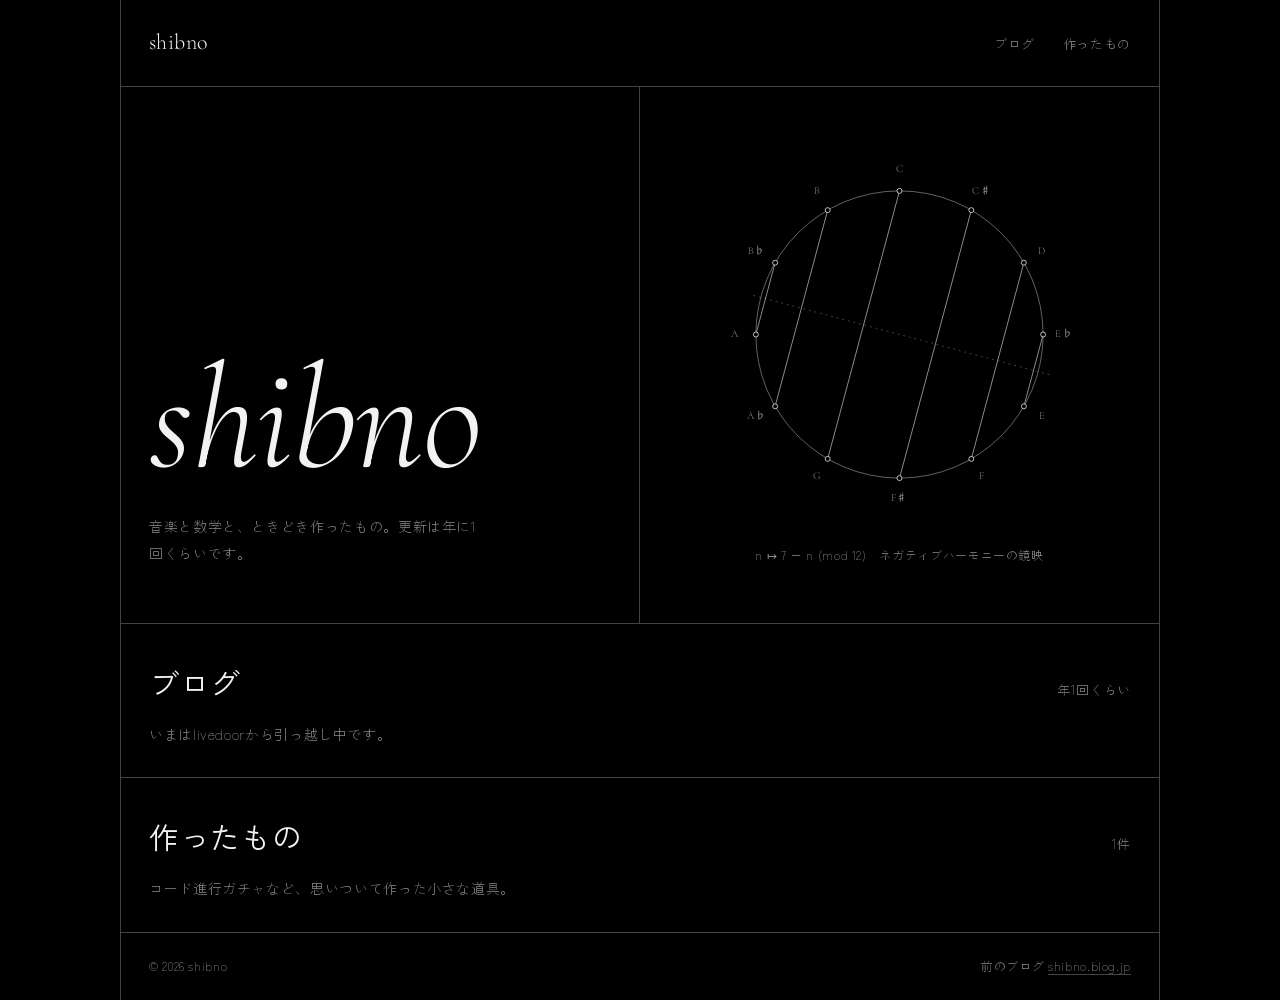
<file: index.html>
<!doctype html>
<html lang="ja">
<head>
<meta charset="utf-8">
<meta name="viewport" content="width=device-width, initial-scale=1, viewport-fit=cover">
<title>shibno</title>
<meta name="description" content="shibnoのサイト。ブログと、作ったもの。">
<link rel="preconnect" href="https://fonts.googleapis.com">
<link rel="preconnect" href="https://fonts.gstatic.com" crossorigin>
<link href="https://fonts.googleapis.com/css2?family=Cormorant+Garamond:ital,wght@0,300;0,400;1,300&family=Zen+Kaku+Gothic+New:wght@300;400&display=swap" rel="stylesheet">
<link rel="stylesheet" href="style.css">
</head>
<body>
<div class="frame">

  <header class="top">
    <a class="mark" href="index.html">shibno</a>
    <nav aria-label="サイト内">
      <a href="blog/index.html">ブログ</a>
      <a href="works/index.html">作ったもの</a>
    </nav>
  </header>

  <section class="hero">
    <div class="hero-text">
      <h1>shibno</h1>
      <p>音楽と数学と、ときどき作ったもの。更新は年に1回くらいです。</p>
    </div>
    <figure class="clock">
      <svg viewBox="0 0 400 400" role="img" aria-label="12音の円。n を 7−n に移す鏡映で結んだ6本の線は、すべて平行になる。">
      <circle class="ring" cx="200" cy="200" r="150"/>
      <line class="axis" x1="356.5" y1="241.9" x2="43.5" y2="158.1"/>
      <line class="chord" x1="200.0" y1="50.0" x2="125.0" y2="329.9"/>
      <line class="chord" x1="275.0" y1="70.1" x2="200.0" y2="350.0"/>
      <line class="chord" x1="329.9" y1="125.0" x2="275.0" y2="329.9"/>
      <line class="chord" x1="350.0" y1="200.0" x2="329.9" y2="275.0"/>
      <line class="chord" x1="70.1" y1="275.0" x2="125.0" y2="70.1"/>
      <line class="chord" x1="50.0" y1="200.0" x2="70.1" y2="125.0"/>
      <circle class="dot" cx="200.0" cy="50.0" r="2.6"/>
      <text x="200.0" y="28.0">C</text>
      <circle class="dot" cx="275.0" cy="70.1" r="2.6"/>
      <text x="286.0" y="51.0">C♯</text>
      <circle class="dot" cx="329.9" cy="125.0" r="2.6"/>
      <text x="349.0" y="114.0">D</text>
      <circle class="dot" cx="350.0" cy="200.0" r="2.6"/>
      <text x="372.0" y="200.0">E♭</text>
      <circle class="dot" cx="329.9" cy="275.0" r="2.6"/>
      <text x="349.0" y="286.0">E</text>
      <circle class="dot" cx="275.0" cy="329.9" r="2.6"/>
      <text x="286.0" y="349.0">F</text>
      <circle class="dot" cx="200.0" cy="350.0" r="2.6"/>
      <text x="200.0" y="372.0">F♯</text>
      <circle class="dot" cx="125.0" cy="329.9" r="2.6"/>
      <text x="114.0" y="349.0">G</text>
      <circle class="dot" cx="70.1" cy="275.0" r="2.6"/>
      <text x="51.0" y="286.0">A♭</text>
      <circle class="dot" cx="50.0" cy="200.0" r="2.6"/>
      <text x="28.0" y="200.0">A</text>
      <circle class="dot" cx="70.1" cy="125.0" r="2.6"/>
      <text x="51.0" y="114.0">B♭</text>
      <circle class="dot" cx="125.0" cy="70.1" r="2.6"/>
      <text x="114.0" y="51.0">B</text>
      </svg>
      <figcaption>n ↦ 7 − n (mod 12)　ネガティブハーモニーの鏡映</figcaption>
    </figure>
  </section>

  <main>
    <ul class="index">
      <li><a href="blog/index.html"><span class="name">ブログ</span><span class="note">年1回くらい</span><span class="desc">いまはlivedoorから引っ越し中です。</span></a></li>
      <li><a href="works/index.html"><span class="name">作ったもの</span><span class="note">1件</span><span class="desc">コード進行ガチャなど、思いついて作った小さな道具。</span></a></li>
    </ul>
  </main>

  <footer class="foot">
    <span>© 2026 shibno</span>
    <span>前のブログ <a href="https://shibno.blog.jp/">shibno.blog.jp</a></span>
  </footer>

</div>
</body>
</html>
</file>
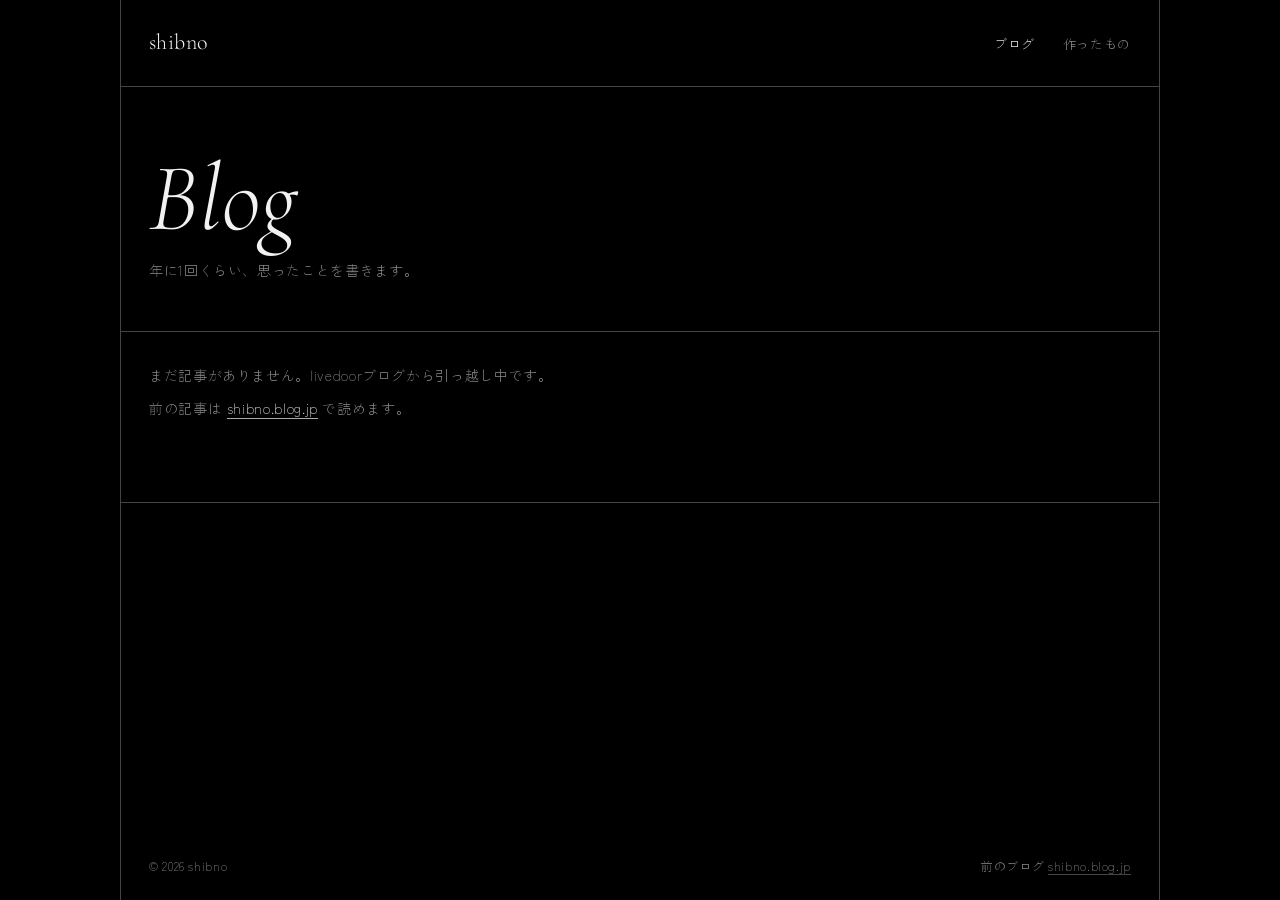
<file: blog/index.html>
<!doctype html>
<html lang="ja">
<head>
<meta charset="utf-8">
<meta name="viewport" content="width=device-width, initial-scale=1, viewport-fit=cover">
<title>ブログ｜shibno</title>
<link rel="preconnect" href="https://fonts.googleapis.com">
<link rel="preconnect" href="https://fonts.gstatic.com" crossorigin>
<link href="https://fonts.googleapis.com/css2?family=Cormorant+Garamond:ital,wght@0,300;0,400;1,300&family=Zen+Kaku+Gothic+New:wght@300;400&display=swap" rel="stylesheet">
<link rel="stylesheet" href="../style.css">
</head>
<body>
<div class="frame">

  <header class="top">
    <a class="mark" href="../index.html">shibno</a>
    <nav aria-label="サイト内">
      <a aria-current="page" href="../blog/index.html">ブログ</a>
      <a href="../works/index.html">作ったもの</a>
    </nav>
  </header>

  <main class="page">
    <h1>Blog</h1>
    <p class="lead">年に1回くらい、思ったことを書きます。</p>
    <div class="empty">
      <p>まだ記事がありません。livedoorブログから引っ越し中です。</p>
      <p>前の記事は <a href="https://shibno.blog.jp/">shibno.blog.jp</a> で読めます。</p>
    </div>
    <!-- 記事が増えたら .empty を消してこれを使う
    <ul class="index">
      <li><a href="2026-11-21.html"><span class="name">記事のタイトル</span><span class="note">2026.11.21</span><span class="desc">一行の説明</span></a></li>
    </ul>
    -->
  </main>

  <footer class="foot">
    <span>© 2026 shibno</span>
    <span>前のブログ <a href="https://shibno.blog.jp/">shibno.blog.jp</a></span>
  </footer>

</div>
</body>
</html>
</file>
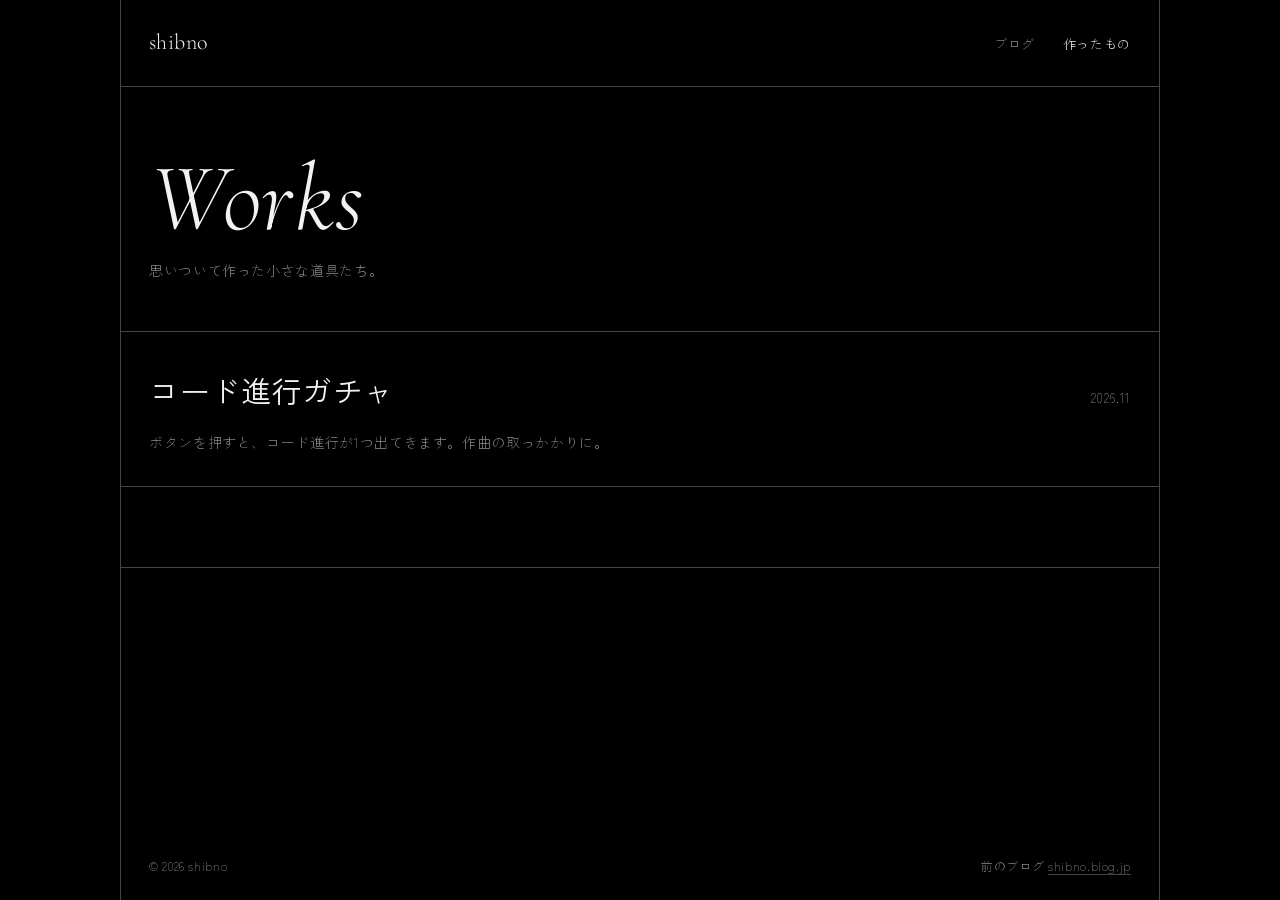
<file: works/index.html>
<!doctype html>
<html lang="ja">
<head>
<meta charset="utf-8">
<meta name="viewport" content="width=device-width, initial-scale=1, viewport-fit=cover">
<title>作ったもの｜shibno</title>
<link rel="preconnect" href="https://fonts.googleapis.com">
<link rel="preconnect" href="https://fonts.gstatic.com" crossorigin>
<link href="https://fonts.googleapis.com/css2?family=Cormorant+Garamond:ital,wght@0,300;0,400;1,300&family=Zen+Kaku+Gothic+New:wght@300;400&display=swap" rel="stylesheet">
<link rel="stylesheet" href="../style.css">
</head>
<body>
<div class="frame">

  <header class="top">
    <a class="mark" href="../index.html">shibno</a>
    <nav aria-label="サイト内">
      <a href="../blog/index.html">ブログ</a>
      <a aria-current="page" href="../works/index.html">作ったもの</a>
    </nav>
  </header>

  <main class="page">
    <h1>Works</h1>
    <p class="lead">思いついて作った小さな道具たち。</p>
    <ul class="index">
      <li><a href="chord-gacha.html"><span class="name">コード進行ガチャ</span><span class="note">2026.11</span><span class="desc">ボタンを押すと、コード進行が1つ出てきます。作曲の取っかかりに。</span></a></li>
    </ul>
  </main>

  <footer class="foot">
    <span>© 2026 shibno</span>
    <span>前のブログ <a href="https://shibno.blog.jp/">shibno.blog.jp</a></span>
  </footer>

</div>
</body>
</html>
</file>
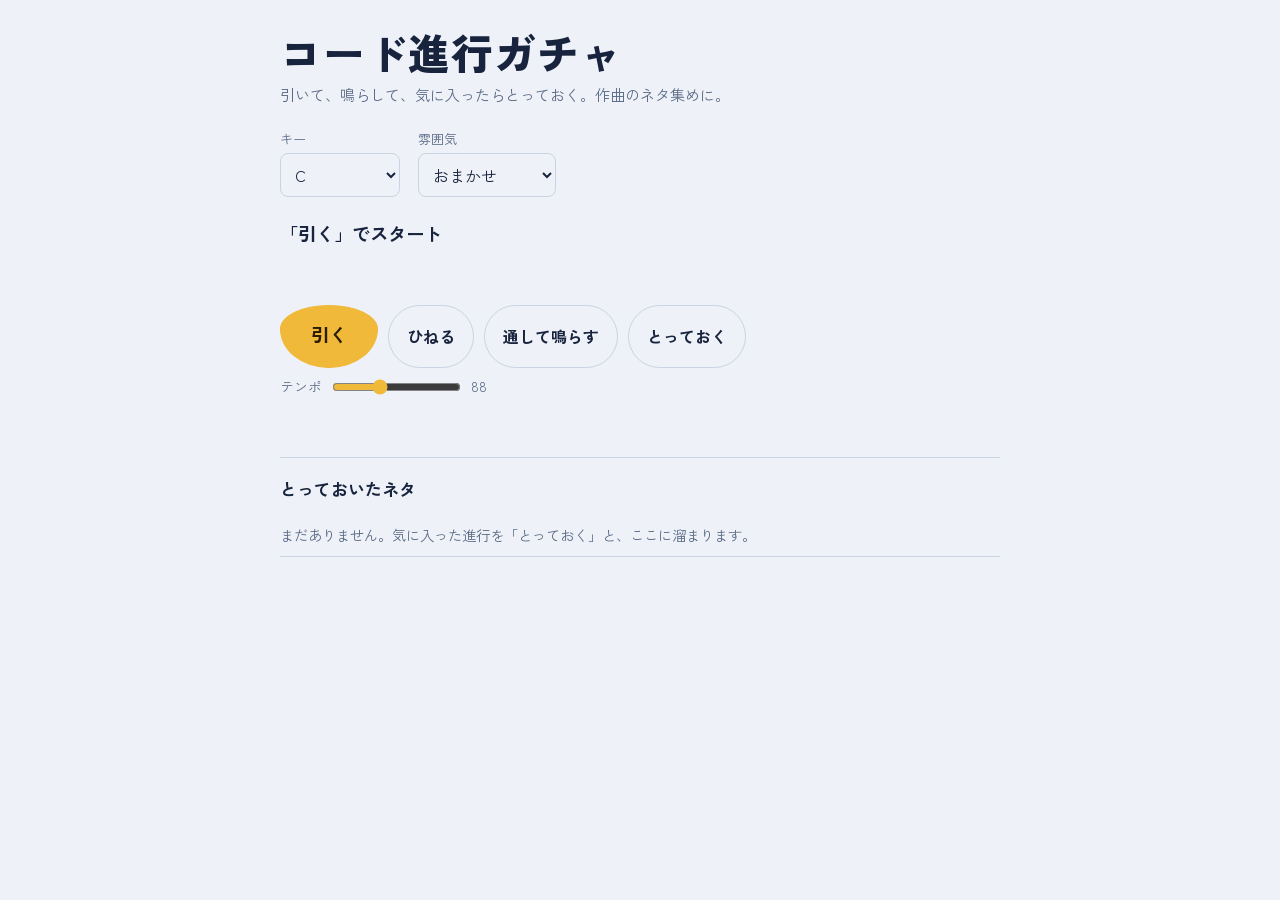
<file: works/chord-gacha.html>
<!DOCTYPE html>
<html lang="ja">
<head>
<meta charset="utf-8">
<meta name="viewport" content="width=device-width, initial-scale=1, viewport-fit=cover">
<title>コード進行ガチャ</title>
<link rel="preconnect" href="https://fonts.googleapis.com">
<link rel="preconnect" href="https://fonts.gstatic.com" crossorigin>
<link href="https://fonts.googleapis.com/css2?family=Zen+Kaku+Gothic+New:wght@400;700;900&display=swap" rel="stylesheet">
<style>
:root{
  --bg:#eef2f8; --ink:#18233d; --sub:#5b6a85; --board:#1f2e52; --board-ink:#eef3fb;
  --fret:#a9b8cc; --inlay:#e9e2cf; --pick:#f0b93a; --pick-ink:#2a1d00; --line:#c9d3e2; --hl:#f0b93a;
  color-scheme: light;
  box-sizing:border-box;
  padding-top:env(safe-area-inset-top,0px);
  padding-bottom:env(safe-area-inset-bottom,0px);
}
@media (prefers-color-scheme: dark){
  :root:not([data-theme="light"]){
    --bg:#0f1628; --ink:#e6ecf6; --sub:#9aa8c0; --board:#22335c; --board-ink:#f1f5fc;
    --fret:#7f91ad; --inlay:#cfc6ae; --pick:#f0b93a; --pick-ink:#2a1d00; --line:#2c3a5a; --hl:#f0b93a;
    color-scheme: dark;
  }
}
:root[data-theme="dark"]{
  --bg:#0f1628; --ink:#e6ecf6; --sub:#9aa8c0; --board:#22335c; --board-ink:#f1f5fc;
  --fret:#7f91ad; --inlay:#cfc6ae; --pick:#f0b93a; --pick-ink:#2a1d00; --line:#2c3a5a; --hl:#f0b93a;
  color-scheme: dark;
}
*,*::before,*::after{box-sizing:inherit}
html{scroll-padding-top:env(safe-area-inset-top,0px)}
body{
  margin:0; background:var(--bg); color:var(--ink);
  font-family:"Zen Kaku Gothic New","Hiragino Sans","Yu Gothic",system-ui,sans-serif;
  line-height:1.6;
}
main{max-width:760px; margin:0 auto; padding:28px 20px 48px}
h1{font-size:clamp(1.9rem,6vw,2.6rem); font-weight:900; letter-spacing:.02em; margin:0 0 4px; line-height:1.2}
.lead{color:var(--sub); margin:0 0 22px; font-size:.95rem}

.controls{display:flex; flex-wrap:wrap; gap:12px 18px; margin-bottom:22px}
.controls label{display:flex; flex-direction:column; font-size:.82rem; color:var(--sub); gap:4px}
select{
  font:inherit; font-size:1rem; color:var(--ink); background:transparent;
  border:1.5px solid var(--line); border-radius:8px; padding:8px 10px; min-width:120px;
}
select:focus-visible,button:focus-visible{outline:3px solid var(--hl); outline-offset:2px}

.prog-name{font-size:1.15rem; font-weight:700; margin:0}
.prog-hint{color:var(--sub); margin:2px 0 14px; font-size:.92rem; min-height:1.5em}

/* fretboard strip */
.board{
  background:var(--board); color:var(--board-ink); border-radius:6px;
  display:grid; grid-template-columns:repeat(4,1fr);
  overflow:hidden; position:relative;
}
.board::before,.board::after{ /* strings */
  content:""; position:absolute; left:0; right:0; height:1px; background:rgba(255,255,255,.12); pointer-events:none;
}
.board::before{top:30%} .board::after{top:70%}
.chord{
  all:unset; cursor:pointer; position:relative; text-align:center;
  padding:26px 6px 22px; border-right:3px solid var(--fret);
  display:flex; flex-direction:column; align-items:center; gap:6px; min-height:120px; justify-content:center;
}
.chord:nth-child(4n){border-right:none}
.chord:nth-child(n+5){border-top:2px solid rgba(255,255,255,.15)}
.chord .name{font-size:clamp(1.5rem,6.5vw,2.4rem); font-weight:900; line-height:1}
.chord .deg{font-size:.85rem; opacity:.7}
.chord .dot{position:absolute; bottom:8px; width:8px; height:8px; border-radius:50%; background:var(--inlay); opacity:.85}
.chord.playing{background:rgba(240,185,58,.22)}
.chord.twisted .name{color:var(--pick)}
.chord:focus-visible{outline:3px solid var(--hl); outline-offset:-3px}

.actions{display:flex; flex-wrap:wrap; gap:10px; margin:18px 0 8px}
button.act{
  font:inherit; font-weight:700; font-size:1rem; cursor:pointer;
  border:1.5px solid var(--line); background:transparent; color:var(--ink);
  border-radius:999px; padding:10px 18px;
}
button.pick{
  background:var(--pick); color:var(--pick-ink); border-color:var(--pick);
  border-radius:50% 50% 50% 50% / 38% 38% 62% 62%; /* pick shape */
  padding:14px 30px 18px; font-size:1.15rem;
}
button.act:active{transform:translateY(1px)}
.tempo{display:flex; align-items:center; gap:8px; color:var(--sub); font-size:.85rem; margin-top:6px}
.tempo input{accent-color:var(--pick)}
.status{color:var(--sub); font-size:.85rem; min-height:1.4em; margin:4px 0 0}

section.saved{margin-top:36px; border-top:1.5px solid var(--line); padding-top:18px}
section.saved h2{font-size:1.05rem; margin:0 0 10px}
.saved ul{list-style:none; padding:0; margin:0}
.saved li{display:flex; justify-content:space-between; gap:10px; align-items:center; padding:10px 0; border-bottom:1px solid var(--line)}
.saved .s-chords{font-weight:700; font-size:1.05rem; overflow-wrap:anywhere}
.saved .s-meta{color:var(--sub); font-size:.8rem}
.saved .s-btns{display:flex; gap:6px; flex-shrink:0}
.saved .s-btns button{font:inherit; font-size:.82rem; background:transparent; color:var(--ink); border:1px solid var(--line); border-radius:6px; padding:4px 8px; cursor:pointer}
.empty{color:var(--sub); font-size:.9rem}

@media (prefers-reduced-motion: reduce){ *{transition:none!important} }
</style>
</head>
<body>
<main>
  <h1>コード進行ガチャ</h1>
  <p class="lead">引いて、鳴らして、気に入ったらとっておく。作曲のネタ集めに。</p>

  <div class="controls">
    <label>キー
      <select id="key"></select>
    </label>
    <label>雰囲気
      <select id="mood">
        <option value="any">おまかせ</option>
        <option value="bright">明るい</option>
        <option value="sad">切ない</option>
        <option value="chic">おしゃれ</option>
        <option value="random">完全ランダム</option>
      </select>
    </label>
  </div>

  <p class="prog-name" id="progName"></p>
  <p class="prog-hint" id="progHint"></p>

  <div class="board" id="board" aria-label="コード進行。各コードを押すと鳴ります"></div>

  <div class="actions">
    <button class="act pick" id="draw">引く</button>
    <button class="act" id="twist">ひねる</button>
    <button class="act" id="play">通して鳴らす</button>
    <button class="act" id="save">とっておく</button>
  </div>
  <div class="tempo">
    <label for="bpm">テンポ</label>
    <input type="range" id="bpm" min="60" max="140" value="88">
    <span id="bpmVal">88</span>
  </div>
  <p class="status" id="status" aria-live="polite"></p>

  <section class="saved">
    <h2>とっておいたネタ</h2>
    <ul id="savedList"></ul>
  </section>
</main>

<script>
(() => {
  const KEYS = ['C','D♭','D','E♭','E','F','F♯','G','A♭','A','B♭','B'];
  const SHARP = ['C','C♯','D','D♯','E','F','F♯','G','G♯','A','A♯','B'];
  const FLAT  = ['C','D♭','D','E♭','E','F','G♭','G','A♭','A','B♭','B'];
  const FLAT_KEYS = new Set([1,3,5,8,10]);

  const Q = { '':[0,4,7], 'm':[0,3,7], '7':[0,4,7,10], 'M7':[0,4,7,11], 'm7':[0,3,7,10],
              'm7(♭5)':[0,3,6,10], 'sus4':[0,5,7], 'add9':[0,4,7,14], 'm9':[0,3,7,10,14] };

  // degree tokens: [semitones, quality, roman]
  const D = {
    I:[0,'','I'], ii:[2,'m','IIm'], iii:[4,'m','IIIm'], IV:[5,'','IV'], V:[7,'','V'], vi:[9,'m','VIm'],
    bVII:[10,'','♭VII'], bVI:[8,'','♭VI'], III7:[4,'7','III7'], IVM7:[5,'M7','IVM7'], vim7:[9,'m7','VIm7'],
    Vm7:[7,'m7','Vm7'], I7:[0,'7','I7'], iim7:[2,'m7','IIm7'], V7:[7,'7','V7'], IM7:[0,'M7','IM7'],
    iiim7:[4,'m7','IIIm7'], ivm:[5,'m','IVm'], Vsus4:[7,'sus4','Vsus4'], II7:[2,'7','II7'], VI7:[9,'7','VI7']
  };

  const PROGS = [
    {name:'王道進行', mood:'sad', hint:'J-POPのサビで定番。胸がぎゅっとなる流れ。', seq:['IV','V','iii','vi']},
    {name:'カノン進行', mood:'bright', hint:'パッヘルベルのカノン由来。8小節で物語が一周する。', seq:['I','V','vi','iii','IV','I','IV','V']},
    {name:'小室進行', mood:'sad', hint:'マイナーから始まる疾走感。90年代J-POPの香り。', seq:['vi','IV','V','I']},
    {name:'Just The Two Of Us進行', mood:'chic', hint:'いわゆる丸サ進行。シティポップのおしゃれさ。', seq:['IVM7','III7','vim7','Vm7','I7']},
    {name:'循環進行', mood:'chic', hint:'ジャズ由来の、何周でも回せる進行。', seq:['IM7','vim7','iim7','V7']},
    {name:'Axis進行', mood:'bright', hint:'洋楽ヒットの大定番。メロディを乗せやすい。', seq:['I','V','vi','IV']},
    {name:'50s進行', mood:'bright', hint:'オールディーズの甘い響き。', seq:['I','vi','IV','V']},
    {name:'切ないAxis', mood:'sad', hint:'Axisをマイナーから。同じ4つでも景色が変わる。', seq:['vi','IV','I','V']},
    {name:'ロック風ミクソリディアン', mood:'bright', hint:'♭VIIで抜ける、ロックらしい開放感。', seq:['I','bVII','IV','I']},
    {name:'エピック進行', mood:'sad', hint:'♭VI→♭VIIで一気に盛り上がる。', seq:['vi','bVI','bVII','I']},
    {name:'サブドミナントマイナー', mood:'chic', hint:'IVmの一瞬の陰りがエモい。', seq:['I','IV','ivm','I']},
    {name:'ツーファイブ寄り道', mood:'chic', hint:'II7で寄り道してから帰ってくる。', seq:['IM7','II7','iim7','V7']},
    {name:'J-POP Aメロ定番', mood:'bright', hint:'穏やかに始まって、サビへの助走をつける。', seq:['I','iii','IV','V']},
    {name:'泣きの下降', mood:'sad', hint:'ベースが下りていくと切なさが増す。', seq:['I','V','vi','V','IV','I','IV','V']},
  ];

  const $ = id => document.getElementById(id);
  const keySel = $('key'), moodSel = $('mood'), board = $('board');
  KEYS.forEach((k,i) => { const o=document.createElement('option'); o.value=i; o.textContent=k; keySel.appendChild(o); });

  let state = { key: 0, name:'', hint:'', chords:[] }; // chords: {deg, twisted}

  const rand = a => a[Math.floor(Math.random()*a.length)];

  function chordName(tok, key){
    const [st,q] = tok;
    const pc = (key + st) % 12;
    const names = FLAT_KEYS.has(key) || st===10 || st===8 ? FLAT : SHARP;
    return names[pc] + q;
  }

  function randomProg(){
    const pool = ['I','ii','iii','IV','V','vi'];
    const start = rand(['I','vi','IV']);
    const seq = [start];
    while(seq.length<4){
      const next = rand(pool.filter(x => x!==seq[seq.length-1]));
      seq.push(next);
    }
    if (Math.random()<.5) seq[3] = rand(['V','IV']);
    return {name:'ランダム', hint:'ダイアトニックからの完全ランダム。意外な当たりが出るかも。', seq};
  }

  function draw(){
    const mood = moodSel.value;
    let p;
    if (mood==='random') p = randomProg();
    else {
      const pool = mood==='any' ? PROGS : PROGS.filter(x => x.mood===mood);
      let tries = 0;
      do { p = rand(pool); tries++; } while (p.name===state.name && pool.length>1 && tries<10);
    }
    state.key = Number(keySel.value);
    state.name = p.name; state.hint = p.hint;
    state.chords = p.seq.map(d => ({tok:[...D[d]], twisted:false}));
    render();
    setStatus('');
  }

  const TWISTS = {
    '': ['7','sus4','add9','M7'], 'm': ['m7','m9'], 'M7':['add9'], 'm7':['m9'], '7':['sus4']
  };
  function twist(){
    const cands = state.chords.map((c,i)=>i).filter(i => TWISTS[state.chords[i].tok[1]]);
    if (!cands.length){ setStatus('これ以上ひねれるコードがありません'); return; }
    const i = rand(cands);
    const c = state.chords[i];
    const before = chordName(c.tok, state.key);
    const nq = rand(TWISTS[c.tok[1]]);
    c.tok = [c.tok[0], nq, c.tok[2].replace(/(m7\(♭5\)|m9|m7|M7|sus4|add9|7|m)?$/, '') + (nq==='m' ? 'm' : nq)];
    c.twisted = true;
    render();
    setStatus(`${before} を ${chordName(c.tok, state.key)} にひねりました`);
    playChord(c.tok, 0);
    flash(i, 900);
  }

  function render(){
    $('progName').textContent = state.name ? `${state.name}（キー ${KEYS[state.key]}）` : '「引く」でスタート';
    $('progHint').textContent = state.hint;
    board.innerHTML = '';
    state.chords.forEach((c,i) => {
      const b = document.createElement('button');
      b.className = 'chord' + (c.twisted ? ' twisted' : '');
      b.setAttribute('aria-label', `${chordName(c.tok, state.key)} を鳴らす`);
      b.innerHTML = `<span class="name"></span><span class="deg"></span>${[2,4,6].includes(i%8)?'<span class="dot"></span>':''}`;
      b.querySelector('.name').textContent = chordName(c.tok, state.key);
      b.querySelector('.deg').textContent = c.tok[2];
      b.addEventListener('click', () => { playChord(c.tok, 0); flash(i, 700); });
      board.appendChild(b);
    });
  }

  function flash(i, ms){
    const el = board.children[i]; if(!el) return;
    el.classList.add('playing'); setTimeout(()=>el.classList.remove('playing'), ms);
  }

  // ---- audio ----
  let ctx = null;
  function ac(){ if(!ctx){ ctx = new (window.AudioContext||window.webkitAudioContext)(); } if(ctx.state==='suspended') ctx.resume(); return ctx; }
  const freq = m => 440 * Math.pow(2,(m-69)/12);

  function voicing(tok){
    const [st,q] = tok;
    const pc = (state.key + st) % 12;
    const root = 40 + ((pc - 4 + 12) % 12); // E2..D#3
    const iv = Q[q] || Q[''];
    const notes = [root];
    iv.forEach(x => notes.push(root + 12 + x));
    if (iv.length===3) notes.push(root + 24);
    return notes;
  }

  function pluck(m, t, dur, gainAmt){
    const c = ac();
    const o1 = c.createOscillator(), o2 = c.createOscillator(), g = c.createGain(), f = c.createBiquadFilter();
    o1.type='triangle'; o2.type='sawtooth';
    o1.frequency.value = freq(m); o2.frequency.value = freq(m)*1.002;
    f.type='lowpass'; f.frequency.setValueAtTime(3200, t); f.frequency.exponentialRampToValueAtTime(700, t+dur);
    const g2 = c.createGain(); g2.gain.value = .25;
    o1.connect(g); o2.connect(g2); g2.connect(g); g.connect(f); f.connect(c.destination);
    g.gain.setValueAtTime(0.0001, t);
    g.gain.exponentialRampToValueAtTime(gainAmt, t+0.008);
    g.gain.exponentialRampToValueAtTime(0.0001, t+dur);
    o1.start(t); o2.start(t); o1.stop(t+dur+.05); o2.stop(t+dur+.05);
  }

  function playChord(tok, offset){
    const c = ac();
    const t0 = c.currentTime + .03 + offset;
    voicing(tok).forEach((m,i) => pluck(m, t0 + i*0.022, 1.8, 0.12));
  }

  let playing = false;
  function playAll(){
    if (!state.chords.length || playing) return;
    playing = true;
    const beat = 60 / Number($('bpm').value);
    const bar = beat * 4;
    state.chords.forEach((c,i) => {
      for (let b=0;b<2;b++) playChord(c.tok, i*bar + b*beat*2);
      setTimeout(()=>flash(i, bar*1000-60), i*bar*1000);
    });
    setTimeout(()=>{ playing=false; }, state.chords.length*bar*1000);
  }

  // ---- saved ----
  const STORE = 'chord-gacha-saved';
  function loadSaved(){ try { return JSON.parse(localStorage.getItem(STORE)||'[]'); } catch(e){ return []; } }
  function writeSaved(list){ try { localStorage.setItem(STORE, JSON.stringify(list)); return true; } catch(e){ return false; } }
  let saved = loadSaved();

  function progText(){ return state.chords.map(c => chordName(c.tok, state.key)).join(' → '); }

  function save(){
    if (!state.chords.length){ setStatus('先に「引く」でコード進行を出してください'); return; }
    const item = { text: progText(), name: state.name, key: KEYS[state.key], at: new Date().toLocaleDateString('ja-JP') };
    if (saved.some(s => s.text===item.text)){ setStatus('もうとってあります'); return; }
    saved.unshift(item);
    const ok = writeSaved(saved);
    renderSaved();
    setStatus(ok ? 'とっておきました' : 'この画面を閉じるまでは残ります（保存領域が使えませんでした）');
  }

  function renderSaved(){
    const ul = $('savedList'); ul.innerHTML='';
    if (!saved.length){ const li=document.createElement('li'); li.className='empty'; li.textContent='まだありません。気に入った進行を「とっておく」と、ここに溜まります。'; ul.appendChild(li); return; }
    saved.forEach((s,i) => {
      const li = document.createElement('li');
      li.innerHTML = `<div><div class="s-chords"></div><div class="s-meta"></div></div><div class="s-btns"><button data-a="copy">コピー</button><button data-a="del">消す</button></div>`;
      li.querySelector('.s-chords').textContent = s.text;
      li.querySelector('.s-meta').textContent = `${s.name}／キー ${s.key}／${s.at}`;
      li.querySelector('[data-a=copy]').addEventListener('click', async () => {
        try { await navigator.clipboard.writeText(s.text); setStatus('コピーしました'); }
        catch(e){ setStatus('コピーできませんでした。長押しで選択してください'); }
      });
      li.querySelector('[data-a=del]').addEventListener('click', () => { saved.splice(i,1); writeSaved(saved); renderSaved(); setStatus('消しました'); });
      ul.appendChild(li);
    });
  }

  function setStatus(t){ $('status').textContent = t; }

  $('draw').addEventListener('click', draw);
  $('twist').addEventListener('click', () => { if(!state.chords.length){ setStatus('先に「引く」でコード進行を出してください'); return; } twist(); });
  $('play').addEventListener('click', () => { if(!state.chords.length){ setStatus('先に「引く」でコード進行を出してください'); return; } playAll(); });
  $('save').addEventListener('click', save);
  $('bpm').addEventListener('input', e => $('bpmVal').textContent = e.target.value);
  keySel.addEventListener('change', () => { state.key = Number(keySel.value); if(state.chords.length) render(); });

  render(); renderSaved();
})();
</script>
</body>
</html>
</file>
<file: style.css>
/* shibno.com — 黒地に細い白線。12音の円と、目次だけ。 */
:root{
  --bg:#000;
  --fg:#f2f2f0;
  --sub:#8d8d8a;
  --line:rgba(242,242,240,.28);
  --line-strong:rgba(242,242,240,.7);
  --display:"Cormorant Garamond", "Times New Roman", serif;
  --text:"Zen Kaku Gothic New", "Hiragino Sans", "Yu Gothic", sans-serif;
  color-scheme: dark;
}
*,*::before,*::after{box-sizing:border-box}
html{-webkit-text-size-adjust:100%}
body{
  margin:0;
  min-height:100vh;
  background:var(--bg);
  color:var(--fg);
  font-family:var(--text);
  font-weight:300;
  font-size:16px;
  line-height:1.9;
  letter-spacing:.04em;
  padding-left:max(24px, env(safe-area-inset-left, 0px));
  padding-right:max(24px, env(safe-area-inset-right, 0px));
}
a{color:inherit; text-decoration:none}
:focus-visible{outline:1px solid var(--fg); outline-offset:6px}

.frame{
  max-width:1040px;
  margin:0 auto;
  min-height:100vh;
  display:flex; flex-direction:column;
  border-left:1px solid var(--line);
  border-right:1px solid var(--line);
}

/* ---------- 上の帯 ---------- */
.top{
  display:flex; justify-content:space-between; align-items:baseline;
  padding:22px 28px;
  border-bottom:1px solid var(--line);
  font-size:13px; color:var(--sub);
}
.top .mark{font-family:var(--display); font-size:22px; letter-spacing:.02em; color:var(--fg)}
.top nav{display:flex; gap:28px}
.top nav a:hover, .top nav a[aria-current="page"]{color:var(--fg)}

/* ---------- トップ ---------- */
.hero{
  display:grid;
  grid-template-columns:minmax(0,1fr) minmax(0,1fr);
  border-bottom:1px solid var(--line);
}
.hero-text{
  padding:72px 28px 56px;
  display:flex; flex-direction:column; justify-content:flex-end;
  border-right:1px solid var(--line);
}
.hero h1{
  margin:0;
  font-family:var(--display);
  font-weight:300;
  font-style:italic;
  font-size:clamp(72px, 13vw, 148px);
  line-height:.9;
  letter-spacing:-.01em;
}
.hero-text p{margin:28px 0 0; color:var(--sub); font-size:14px; max-width:24em}

.clock{padding:40px 28px; display:grid; place-items:center}
.clock svg{width:100%; max-width:420px; height:auto; overflow:visible}
.clock .ring{fill:none; stroke:var(--line-strong); stroke-width:.6}
.clock .chord{stroke:var(--fg); stroke-width:.6; fill:none}
.clock .axis{stroke:var(--sub); stroke-width:.5; stroke-dasharray:2 4}
.clock .dot{fill:var(--bg); stroke:var(--fg); stroke-width:.8}
.clock text{fill:var(--sub); font-family:var(--display); font-size:11px; text-anchor:middle; dominant-baseline:middle}
.clock figcaption{margin-top:18px; font-size:12px; color:var(--sub); text-align:center}
@media (prefers-reduced-motion: no-preference){
  .clock .chord{stroke-dasharray:400; stroke-dashoffset:400; animation:draw 1.6s ease-out forwards}
  .clock .chord:nth-of-type(2){animation-delay:.12s}
  .clock .chord:nth-of-type(3){animation-delay:.24s}
  .clock .chord:nth-of-type(4){animation-delay:.36s}
  .clock .chord:nth-of-type(5){animation-delay:.48s}
  .clock .chord:nth-of-type(6){animation-delay:.6s}
}
@keyframes draw{to{stroke-dashoffset:0}}

/* ---------- 目次 ---------- */
.index{list-style:none; margin:0; padding:0}
.index li{border-bottom:1px solid var(--line)}
.index a{
  display:grid;
  grid-template-columns:minmax(0,1fr) auto;
  align-items:baseline; gap:24px;
  padding:30px 28px;
  transition:background-color .2s ease;
}
.index a:hover{background:rgba(242,242,240,.04)}
.index .name{font-size:clamp(22px, 3.4vw, 30px); font-weight:400}
.index .note{font-size:13px; color:var(--sub)}
.index .desc{grid-column:1 / -1; margin:-14px 0 0; font-size:14px; color:var(--sub)}

/* ---------- 中のページ ---------- */
.page{padding:64px 28px 80px; border-bottom:1px solid var(--line)}
.page h1{
  margin:0 0 10px;
  font-family:var(--display); font-weight:300; font-style:italic;
  font-size:clamp(52px, 9vw, 96px); line-height:1;
}
.page .lead{margin:0 0 48px; color:var(--sub); font-size:14px}
.page .index{border-top:1px solid var(--line); margin:0 -28px}
.empty{
  border-top:1px solid var(--line);
  margin:0 -28px; padding:30px 28px 0;
  color:var(--sub); font-size:14px;
}
.empty p{margin:0}
.empty p + p{margin-top:6px}
.empty a{color:var(--fg); border-bottom:1px solid var(--line-strong)}

/* ---------- 足元 ---------- */
.foot{
  margin-top:auto;
  padding:22px 28px;
  display:flex; justify-content:space-between; gap:16px; flex-wrap:wrap;
  font-size:12px; color:var(--sub);
}
.foot a{border-bottom:1px solid var(--line)}
.foot a:hover{color:var(--fg)}

@media (prefers-reduced-motion: reduce){ .index a{transition:none} }

/* ---------- スマホ ---------- */
@media (max-width: 760px){
  body{padding-left:max(16px, env(safe-area-inset-left, 0px)); padding-right:max(16px, env(safe-area-inset-right, 0px))}
  .top, .hero-text, .clock, .index a, .page, .foot{padding-left:20px; padding-right:20px}
  .page .index, .empty{margin-left:-20px; margin-right:-20px}
  .empty{padding-left:20px; padding-right:20px}
  .hero{grid-template-columns:1fr}
  .hero-text{border-right:0; border-bottom:1px solid var(--line); padding-top:56px; padding-bottom:40px}
  .top nav{gap:18px}
}
</file>
